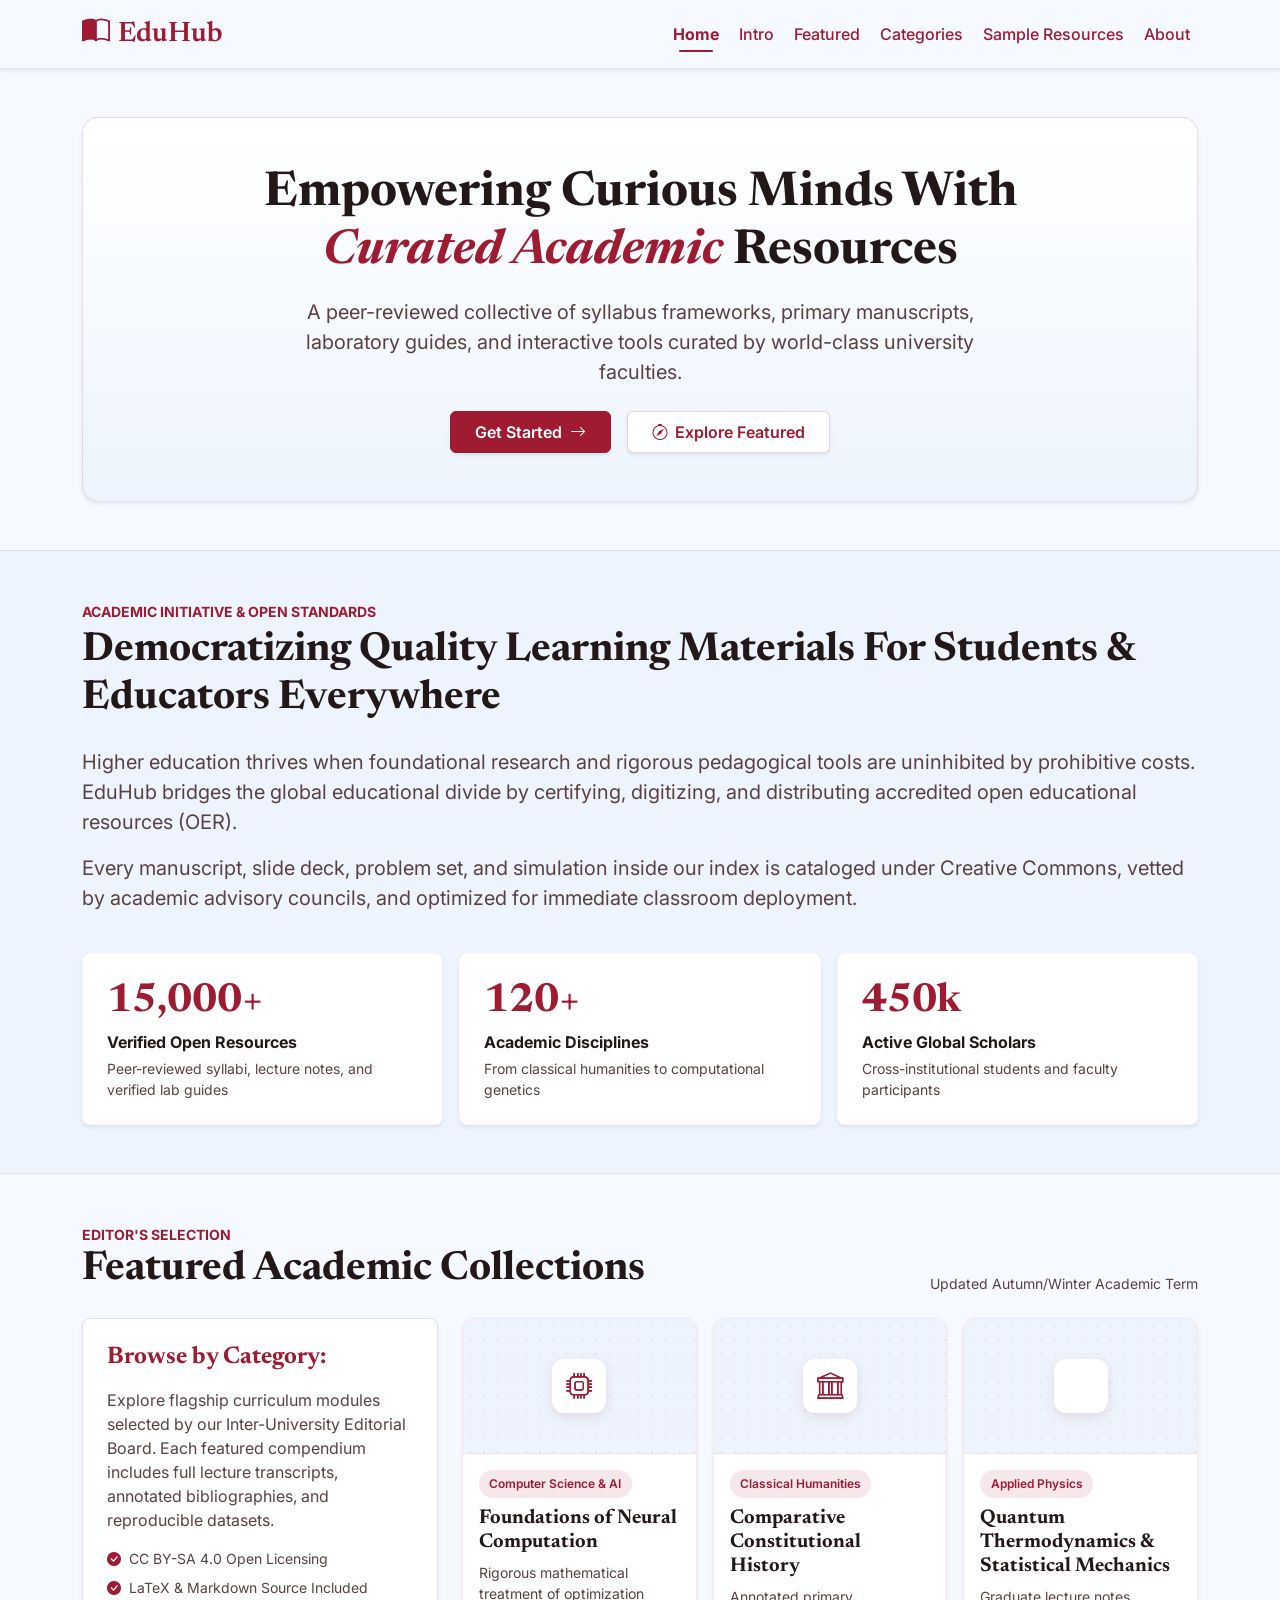
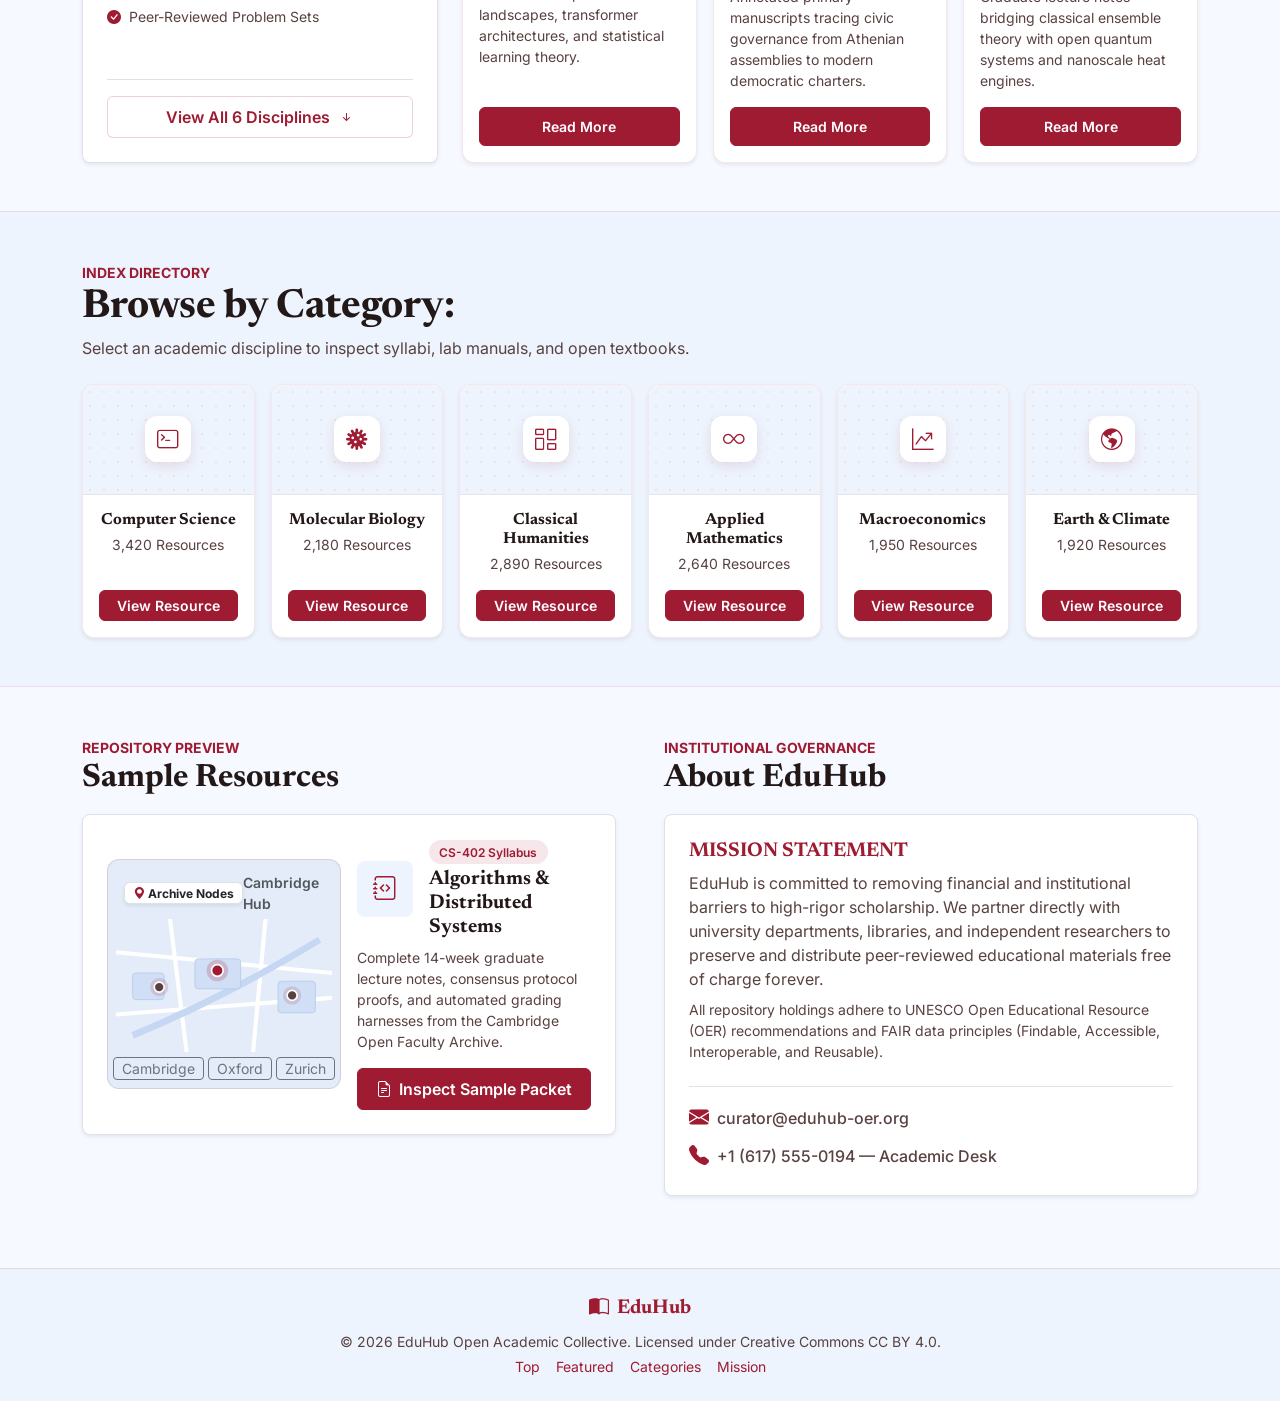
<file: index.html>
<!doctype html>
<html lang="en">
  <head>
    <meta charset="UTF-8" />
    <meta name="viewport" content="width=device-width, initial-scale=1.0" />
    <title>EduHub</title>

    <!-- Bootstrap 5.2.3 CSS -->
    <link
      href="https://cdn.jsdelivr.net/npm/bootstrap@5.2.3/dist/css/bootstrap.min.css"
      rel="stylesheet"
      integrity="sha384-rbsA2VBKQhggwzxH7pPCaAqO46MgnOM80zW1RWuH61DGLwZJEdK2Kadq2F9CUG65"
      crossorigin="anonymous" />

    <!-- Bootstrap Icons -->
    <link
      rel="stylesheet"
      href="https://cdn.jsdelivr.net/npm/bootstrap-icons@1.11.3/font/bootstrap-icons.min.css" />

    <!-- Google Font: Newsreader & Inter -->
    <link rel="preconnect" href="https://fonts.googleapis.com" />
    <link rel="preconnect" href="https://fonts.gstatic.com" crossorigin />
    <link
      href="https://fonts.googleapis.com/css2?family=Inter:wght@400;500;600;700&family=Newsreader:ital,opsz,wght@0,6..72,400..800;1,6..72,400..800&display=swap"
      rel="stylesheet" />

    <!-- custom CSS -->
    <link rel="stylesheet" href="./index.css" />
  </head>

  <body class="surface-color">
    <!-- 1. NAVIGATION MENU -->
    <nav
      id="navbar"
      class="navbar navbar-expand-lg sticky-top custom-navbar shadow-sm">
      <div class="container d-flex align-items-center">
        <a
          class="navbar-brand fs-3 fw-semibold d-flex align-items-center gap-2 header-font"
          href="#home">
          <i class="bi bi-book-half"></i>
          EduHub
        </a>
        <button
          class="navbar-toggler border-0"
          type="button"
          data-bs-toggle="collapse"
          data-bs-target="#navbarNav"
          aria-controls="navbarNav"
          aria-expanded="false"
          aria-label="Toggle navigation">
          <span class="navbar-toggler-icon"></span>
        </button>
        <div class="collapse navbar-collapse" id="navbarNav">
          <ul class="navbar-nav ms-auto gap-lg-1">
            <li class="nav-item">
              <a class="nav-link active" aria-current="page" href="#home"
                >Home</a
              >
            </li>
            <li class="nav-item">
              <a class="nav-link" href="#Introduction">Intro</a>
            </li>
            <li class="nav-item">
              <a class="nav-link" href="#featured">Featured</a>
            </li>
            <li class="nav-item">
              <a class="nav-link" href="#categories-section">Categories</a>
            </li>
            <li class="nav-item">
              <a class="nav-link" href="#resources">Sample Resources</a>
            </li>
            <li class="nav-item">
              <a class="nav-link" href="#about">About</a>
            </li>
          </ul>
        </div>
      </div>
    </nav>

    <!-- Main Content Container -->
    <main>
      <!-- 2. HOME SECTION -->
      <section id="home" class="py-5">
        <div class="container">
          <div class="hero-box p-4 p-md-5 text-center shadow-sm">
            <h1
              class="header-font display-5 fw-bold mx-auto"
              style="max-width: 820px">
              Empowering Curious Minds With
              <i class="primary-color">Curated Academic</i> Resources
            </h1>
            <p class="fs-5 mx-auto mt-3 text-color" style="max-width: 720px">
              A peer-reviewed collective of syllabus frameworks, primary
              manuscripts, laboratory guides, and interactive tools curated by
              world-class university faculties.
            </p>
            <div class="d-flex flex-wrap justify-content-center gap-3 mt-4">
              <a
                href="#categories-section"
                class="py-2 px-4 btn-primary-bg rounded shadow-sm fw-semibold">
                Get Started <i class="bi bi-arrow-right"></i>
              </a>
              <a
                href="#featured"
                class="py-2 px-4 btn-white-bg rounded shadow-sm fw-semibold">
                <i class="bi bi-compass"></i> Explore Featured
              </a>
            </div>
          </div>
        </div>
      </section>

      <!-- 3. INTRODUCTION SECTION (id="Introduction") -->
      <section
        id="Introduction"
        class="surface-dark-color section-divider py-5">
        <div class="container">
          <div class="row align-items-center">
            <div class="col-12">
              <span
                class="text-uppercase fw-bold small primary-color tracking-wide">
                Academic Initiative & Open Standards
              </span>
              <h2 class="header-font display-6 fw-bold mt-1">
                Democratizing Quality Learning Materials For Students &amp;
                Educators Everywhere
              </h2>
              <p class="fs-5 mt-4 text-color">
                Higher education thrives when foundational research and rigorous
                pedagogical tools are uninhibited by prohibitive costs. EduHub
                bridges the global educational divide by certifying, digitizing,
                and distributing accredited open educational resources (OER).
              </p>
              <p class="fs-5 text-color mb-0">
                Every manuscript, slide deck, problem set, and simulation inside
                our index is cataloged under Creative Commons, vetted by
                academic advisory councils, and optimized for immediate
                classroom deployment.
              </p>
            </div>
          </div>

          <!-- Key Impact Metrics Row -->
          <div class="row g-3 mt-4">
            <div class="col-12 col-md-4">
              <div
                class="bg-white p-4 rounded-3 shadow-sm h-100 border border-light">
                <h3 class="primary-color fw-bold header-font display-6 mb-1">
                  15,000+
                </h3>
                <p class="fw-bold mb-1">Verified Open Resources</p>
                <p class="text-color small mb-0">
                  Peer-reviewed syllabi, lecture notes, and verified lab guides
                </p>
              </div>
            </div>

            <div class="col-12 col-md-4">
              <div
                class="bg-white p-4 rounded-3 shadow-sm h-100 border border-light">
                <h3 class="primary-color fw-bold header-font display-6 mb-1">
                  120+
                </h3>
                <p class="fw-bold mb-1">Academic Disciplines</p>
                <p class="text-color small mb-0">
                  From classical humanities to computational genetics
                </p>
              </div>
            </div>

            <div class="col-12 col-md-4">
              <div
                class="bg-white p-4 rounded-3 shadow-sm h-100 border border-light">
                <h3 class="primary-color fw-bold header-font display-6 mb-1">
                  450k
                </h3>
                <p class="fw-bold mb-1">Active Global Scholars</p>
                <p class="text-color small mb-0">
                  Cross-institutional students and faculty participants
                </p>
              </div>
            </div>
          </div>
        </div>
      </section>

      <!-- 4. FEATURED SECTION  -->
      <section id="featured" class="section-divider py-5">
        <div class="container">
          <div
            class="d-flex flex-wrap justify-content-between align-items-end mb-4">
            <div>
              <span class="text-uppercase fw-bold small primary-color"
                >Editor's Selection</span
              >
              <h2 class="header-font display-6 fw-bold mb-0">
                Featured Academic Collections
              </h2>
            </div>
            <span class="text-color small"
              >Updated Autumn/Winter Academic Term</span
            >
          </div>

          <div class="row g-4 align-items-stretch">
            <!-- Left Column: Browse by Category Intro & Filter Info -->
            <div class="col-12 col-lg-4">
              <div
                class="bg-white p-4 rounded-3 shadow-sm h-100 d-flex flex-column justify-content-between border">
                <div>
                  <h3 class="header-font h4 fw-bold primary-color">
                    Browse by Category:
                  </h3>
                  <p class="text-color mt-3">
                    Explore flagship curriculum modules selected by our
                    Inter-University Editorial Board. Each featured compendium
                    includes full lecture transcripts, annotated bibliographies,
                    and reproducible datasets.
                  </p>
                  <ul class="list-unstyled text-color small mt-3 mb-4">
                    <li class="mb-2 d-flex align-items-center gap-2">
                      <i class="bi bi-check-circle-fill primary-color"></i>
                      CC BY-SA 4.0 Open Licensing
                    </li>
                    <li class="mb-2 d-flex align-items-center gap-2">
                      <i class="bi bi-check-circle-fill primary-color"></i>
                      LaTeX &amp; Markdown Source Included
                    </li>
                    <li class="d-flex align-items-center gap-2">
                      <i class="bi bi-check-circle-fill primary-color"></i>
                      Peer-Reviewed Problem Sets
                    </li>
                  </ul>
                </div>

                <div class="pt-3 border-top">
                  <a
                    href="#categories-section"
                    class="btn-white-bg w-100 py-2 rounded fw-semibold">
                    View All 6 Disciplines
                    <i class="bi bi-arrow-down-short"></i>
                  </a>
                </div>
              </div>
            </div>

            <!-- Right Column: Horizontal Row of Featured Resource Cards -->
            <div class="col-12 col-lg-8">
              <div class="row g-3 h-100" id="featured-cards-container">
                <!-- Populated cleanly via JS & static fallback -->
              </div>
            </div>
          </div>
        </div>
      </section>

      <!-- 5. CATEGORIES SECTION (id="categories-section") -->
      <section
        id="categories-section"
        class="surface-dark-color section-divider py-5">
        <div class="container">
          <div
            class="d-flex flex-wrap justify-content-between align-items-end mb-4">
            <div>
              <span class="text-uppercase fw-bold small primary-color"
                >Index Directory</span
              >
              <h2 class="header-font display-6 fw-bold mb-1">
                Browse by Category:
              </h2>
              <p class="text-color mb-0">
                Select an academic discipline to inspect syllabi, lab manuals,
                and open textbooks.
              </p>
            </div>
          </div>

          <!-- 6-Card Responsive Grid matching Wireframe's horizontal multi-card row -->
          <div class="row g-3" id="categories">
            <!-- Rendered by JavaScript for dynamic interaction -->
          </div>
        </div>
      </section>

      <!-- 6. BOTTOM SPLIT SECTION -->
      <section class="section-divider py-5">
        <div class="container">
          <div class="row g-5">
            <!-- LEFT COLUMN: SAMPLE RESOURCES (id="resources") -->
            <div id="resources" class="col-12 col-lg-6">
              <span class="text-uppercase fw-bold small primary-color"
                >Repository Preview</span
              >
              <h2 class="header-font h2 fw-bold mb-3">Sample Resources</h2>

              <div class="bg-white p-3 p-md-4 rounded-3 shadow-sm border">
                <div class="row g-3 align-items-center">
                  <!-- Institutional Repository Map  -->
                  <div class="col-12 col-md-6">
                    <div
                      class="archive-map-wrapper p-2 d-flex flex-column justify-content-between">
                      <div
                        class="d-flex justify-content-between align-items-center px-2 pt-1 position-relative"
                        style="z-index: 2">
                        <span
                          class="badge bg-white text-dark shadow-sm border small">
                          <i class="bi bi-geo-alt-fill primary-color"></i>
                          Archive Nodes
                        </span>
                        <span
                          class="small text-muted fw-semibold"
                          id="active-node-label"
                          >Cambridge Hub</span
                        >
                      </div>

                      <!-- Custom Vector Campus / Repository Map with Interactive Pins -->
                      <svg
                        viewBox="0 0 260 160"
                        class="w-100 my-1"
                        role="img"
                        aria-label="Interactive Academic Repository Map">
                        <!-- Map Background Grid & Roads -->
                        <rect width="260" height="160" fill="#e3ecf8" rx="6" />
                        <path
                          d="M0 40 L260 65 M0 115 L260 95 M65 0 L85 160 M180 0 L165 160"
                          stroke="#ffffff"
                          stroke-width="5" />
                        <path
                          d="M20 140 Q130 95 245 25"
                          stroke="#c5d7f2"
                          stroke-width="8"
                          fill="none" />
                        <rect
                          x="95"
                          y="48"
                          width="55"
                          height="36"
                          rx="4"
                          fill="#d0dff5"
                          stroke="#b6cae8" />
                        <rect
                          x="20"
                          y="65"
                          width="38"
                          height="32"
                          rx="4"
                          fill="#d0dff5"
                          stroke="#b6cae8" />
                        <rect
                          x="195"
                          y="75"
                          width="45"
                          height="38"
                          rx="4"
                          fill="#d0dff5"
                          stroke="#b6cae8" />

                        <!-- Pin 1: Cambridge / MIT-Harvard OER Node -->
                        <g
                          class="map-pin-btn"
                          onclick="selectSampleNode(0)"
                          transform="translate(122, 62)">
                          <circle r="13" fill="rgba(158, 27, 50, 0.2)" />
                          <circle
                            r="7"
                            fill="#9e1b32"
                            stroke="#ffffff"
                            stroke-width="2" />
                        </g>

                        <!-- Pin 2: Oxford Bodleian Digital Node -->
                        <g
                          class="map-pin-btn"
                          onclick="selectSampleNode(1)"
                          transform="translate(52, 82)">
                          <circle r="11" fill="rgba(158, 27, 50, 0.15)" />
                          <circle
                            r="6"
                            fill="#594141"
                            stroke="#ffffff"
                            stroke-width="2" />
                        </g>

                        <!-- Pin 3: ETH Zurich STEM Node -->
                        <g
                          class="map-pin-btn"
                          onclick="selectSampleNode(2)"
                          transform="translate(212, 92)">
                          <circle r="11" fill="rgba(158, 27, 50, 0.15)" />
                          <circle
                            r="6"
                            fill="#594141"
                            stroke="#ffffff"
                            stroke-width="2" />
                        </g>
                      </svg>

                      <div
                        class="d-flex justify-content-center gap-1 position-relative"
                        style="z-index: 2">
                        <button
                          type="button"
                          class="btn btn-sm btn-outline-secondary py-0 px-2 small"
                          onclick="selectSampleNode(0)">
                          Cambridge
                        </button>
                        <button
                          type="button"
                          class="btn btn-sm btn-outline-secondary py-0 px-2 small"
                          onclick="selectSampleNode(1)">
                          Oxford
                        </button>
                        <button
                          type="button"
                          class="btn btn-sm btn-outline-secondary py-0 px-2 small"
                          onclick="selectSampleNode(2)">
                          Zurich
                        </button>
                      </div>
                    </div>
                  </div>

                  <!-- Sample Resource Preview Card -->
                  <div class="col-12 col-md-6">
                    <div class="d-flex align-items-center gap-3 mb-2">
                      <div
                        class="rounded-3 d-flex align-items-center justify-content-center flex-shrink-0"
                        style="
                          width: 56px;
                          height: 56px;
                          background-color: #edf4fd;
                          color: #9e1b32;
                          font-size: 1.5rem;
                        "
                        id="sample-icon-box">
                        <i class="bi bi-journal-code"></i>
                      </div>
                      <div>
                        <span class="badge-crimson-soft" id="sample-badge"
                          >CS-402 Syllabus</span
                        >
                        <h3
                          class="header-font h5 fw-bold mb-0 mt-1"
                          id="sample-title">
                          Algorithms &amp; Distributed Systems
                        </h3>
                      </div>
                    </div>
                    <p class="text-color small mb-3" id="sample-desc">
                      Complete 14-week graduate lecture notes, consensus
                      protocol proofs, and automated grading harnesses from the
                      Cambridge Open Faculty Archive.
                    </p>
                    <button
                      type="button"
                      class="btn-primary-bg btn-sm py-2 px-3 rounded w-100 fw-semibold"
                      id="sample-inspect-btn"
                      onclick="openCurrentSampleModal()">
                      <i class="bi bi-file-earmark-text"></i> Inspect Sample
                      Packet
                    </button>
                  </div>
                </div>
              </div>
            </div>

            <!-- RIGHT COLUMN: ABOUT SECTION & MISSION STATEMENT -->
            <div id="about" class="col-12 col-lg-6">
              <span class="text-uppercase fw-bold small primary-color"
                >Institutional Governance</span
              >
              <h2 class="header-font h2 fw-bold mb-3">About EduHub</h2>

              <div
                id="mission"
                class="bg-white p-3 p-md-4 rounded-3 shadow-sm border">
                <h3
                  class="header-font h5 fw-bold primary-color text-uppercase tracking-wide mb-2">
                  Mission Statement
                </h3>
                <p class="text-color mb-2">
                  EduHub is committed to removing financial and institutional
                  barriers to high-rigor scholarship. We partner directly with
                  university departments, libraries, and independent researchers
                  to preserve and distribute peer-reviewed educational materials
                  free of charge forever.
                </p>
                <p class="text-color small mb-4">
                  All repository holdings adhere to UNESCO Open Educational
                  Resource (OER) recommendations and FAIR data principles
                  (Findable, Accessible, Interoperable, and Reusable).
                </p>

                <!-- Contact Information matching Wireframe Icons -->
                <div
                  class="pt-3 border-top d-flex flex-column gap-2"
                  id="contact">
                  <div class="d-flex align-items-center gap-2 text-color">
                    <i class="bi bi-envelope-fill primary-color fs-5"></i>
                    <a
                      href="mailto:curator@eduhub-oer.org"
                      class="text-decoration-none text-color fw-medium">
                      curator@eduhub-oer.org
                    </a>
                  </div>
                  <div class="d-flex align-items-center gap-2 text-color">
                    <i class="bi bi-telephone-fill primary-color fs-5"></i>
                    <span class="fw-medium"
                      >+1 (617) 555-0194 — Academic Desk</span
                    >
                  </div>
                </div>
              </div>
            </div>
          </div>
        </div>
      </section>
    </main>

    <!-- 7. FOOTER -->
    <footer class="surface-dark-color section-divider py-4 mt-4">
      <div class="container text-center">
        <div
          class="d-flex justify-content-center align-items-center gap-2 mb-2">
          <i class="bi bi-book-half primary-color fs-5"></i>
          <span class="header-font fw-bold fs-5 primary-color">EduHub</span>
        </div>
        <p class="text-color small mb-1">
          &copy; 2026 EduHub Open Academic Collective. Licensed under Creative
          Commons CC BY 4.0.
        </p>
        <div class="d-flex justify-content-center gap-3 small">
          <a href="#home" class="text-decoration-none primary-color">Top</a>
          <a href="#featured" class="text-decoration-none primary-color"
            >Featured</a
          >
          <a
            href="#categories-section"
            class="text-decoration-none primary-color"
            >Categories</a
          >
          <a href="#about" class="text-decoration-none primary-color"
            >Mission</a
          >
        </div>
      </div>
    </footer>

    <!-- Bootstrap 5.2.3 Bundle JS -->
    <script
      src="https://cdn.jsdelivr.net/npm/bootstrap@5.2.3/dist/js/bootstrap.bundle.min.js"
      integrity="sha384-kenU1KFdBIe4zVF0s0G1M5b4hcpxyD9F7jL+jjXkk+Q2h455rYXK/7HAuoJl+0I4"
      crossorigin="anonymous"></script>

    <!-- custom script -->
    <script src="./index.js"></script>
  </body>
</html>
</file>
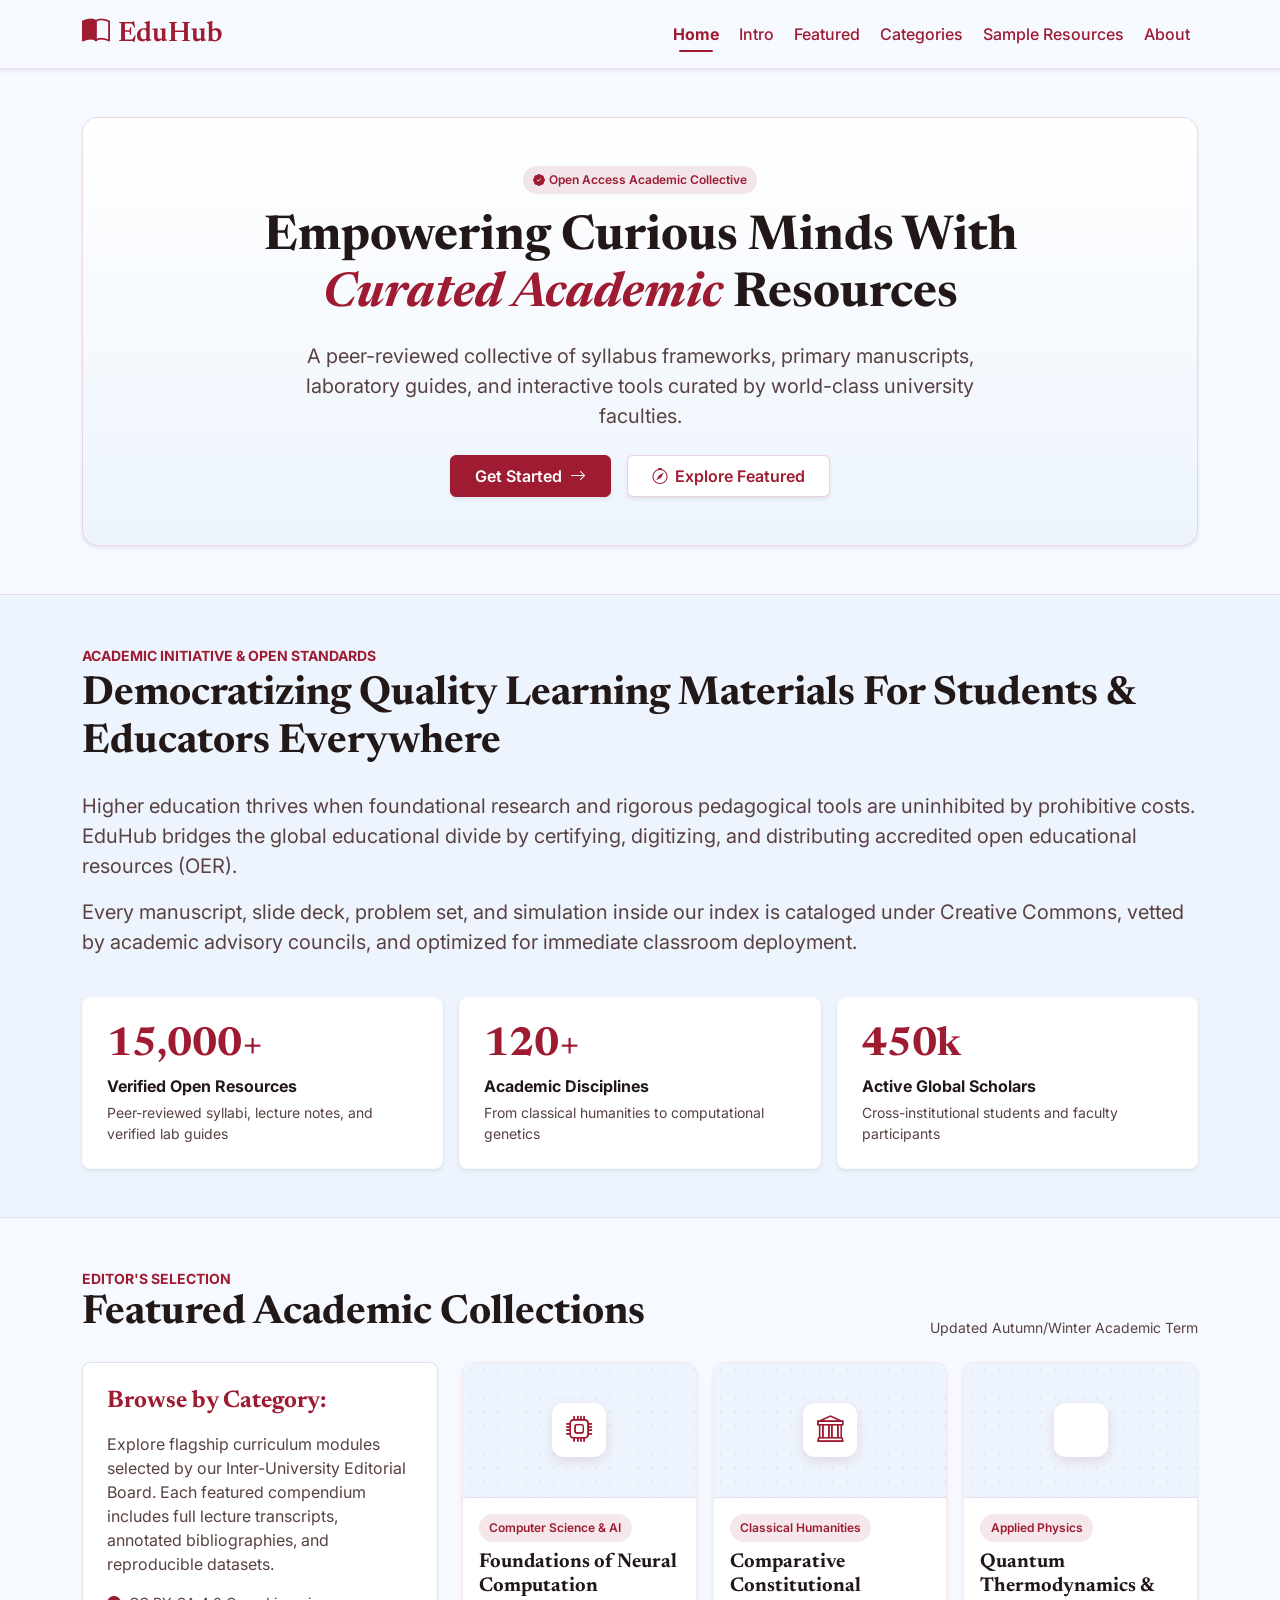
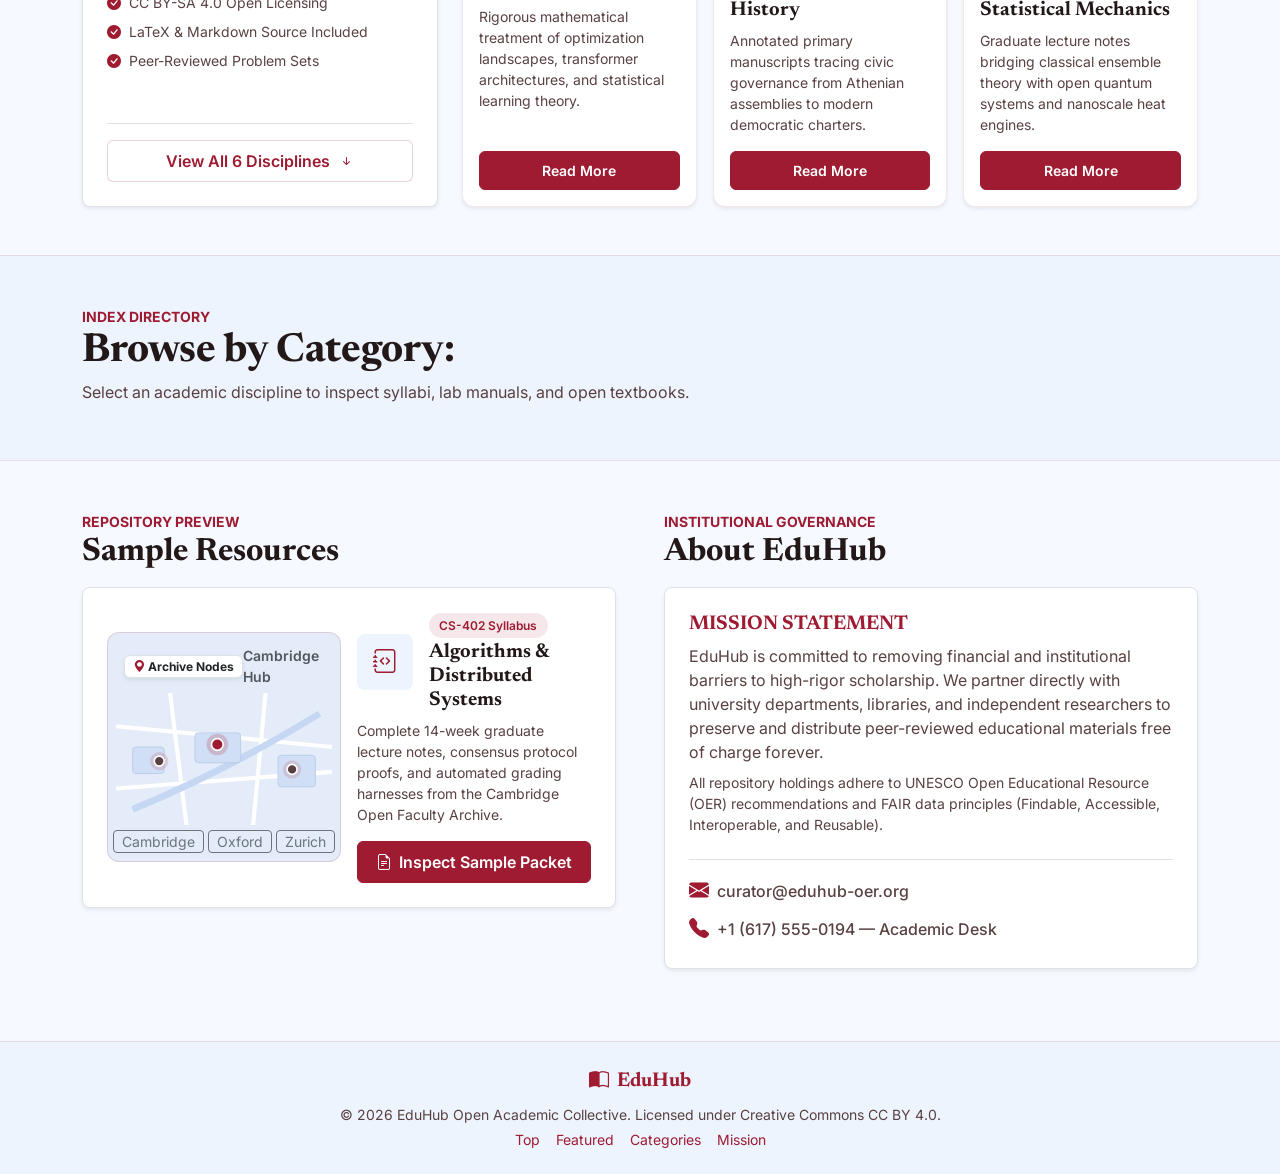
<file: eduhub_academic_resource_hub.html>
<!doctype html>
<html lang="en">
  <head>
    <meta charset="UTF-8" />
    <meta name="viewport" content="width=device-width, initial-scale=1.0" />
    <title>EduHub — Curated Open Academic Resource Hub</title>

    <!-- Bootstrap 5.2.3 CSS -->
    <link
      href="https://cdn.jsdelivr.net/npm/bootstrap@5.2.3/dist/css/bootstrap.min.css"
      rel="stylesheet"
      integrity="sha384-rbsA2VBKQhggwzxH7pPCaAqO46MgnOM80zW1RWuH61DGLwZJEdK2Kadq2F9CUG65"
      crossorigin="anonymous" />

    <!-- Bootstrap Icons -->
    <link
      rel="stylesheet"
      href="https://cdn.jsdelivr.net/npm/bootstrap-icons@1.11.3/font/bootstrap-icons.min.css" />

    <!-- Google Font: Newsreader & Inter -->
    <link rel="preconnect" href="https://fonts.googleapis.com" />
    <link rel="preconnect" href="https://fonts.gstatic.com" crossorigin />
    <link
      href="https://fonts.googleapis.com/css2?family=Inter:wght@400;500;600;700&family=Newsreader:ital,opsz,wght@0,6..72,400..800;1,6..72,400..800&display=swap"
      rel="stylesheet" />

    <!-- custom CSS -->
    <link rel="stylesheet" href="./index.css" />
  </head>

  <body class="surface-color">
    <!-- 1. NAVIGATION MENU -->
    <nav
      id="navbar"
      class="navbar navbar-expand-lg sticky-top custom-navbar shadow-sm">
      <div class="container d-flex align-items-center">
        <a
          class="navbar-brand fs-3 fw-semibold d-flex align-items-center gap-2 header-font"
          href="#home">
          <i class="bi bi-book-half"></i>
          EduHub
        </a>
        <button
          class="navbar-toggler border-0"
          type="button"
          data-bs-toggle="collapse"
          data-bs-target="#navbarNav"
          aria-controls="navbarNav"
          aria-expanded="false"
          aria-label="Toggle navigation">
          <span class="navbar-toggler-icon"></span>
        </button>
        <div class="collapse navbar-collapse" id="navbarNav">
          <ul class="navbar-nav ms-auto gap-lg-1">
            <li class="nav-item">
              <a class="nav-link active" aria-current="page" href="#home"
                >Home</a
              >
            </li>
            <li class="nav-item">
              <a class="nav-link" href="#Introduction">Intro</a>
            </li>
            <li class="nav-item">
              <a class="nav-link" href="#featured">Featured</a>
            </li>
            <li class="nav-item">
              <a class="nav-link" href="#categories-section">Categories</a>
            </li>
            <li class="nav-item">
              <a class="nav-link" href="#resources">Sample Resources</a>
            </li>
            <li class="nav-item">
              <a class="nav-link" href="#about">About</a>
            </li>
          </ul>
        </div>
      </div>
    </nav>

    <!-- Main Content Container -->
    <main>
      <!-- =========================================================
           2. HOME SECTION (id="home")
           Matches Wireframe: Centered Hero Banner with CTA
           ========================================================= -->
      <section id="home" class="py-5">
        <div class="container">
          <div class="hero-box p-4 p-md-5 text-center shadow-sm">
            <span
              class="badge-crimson-soft d-inline-flex align-items-center gap-1 mb-3">
              <i class="bi bi-patch-check-fill"></i> Open Access Academic
              Collective
            </span>
            <h1
              class="header-font display-5 fw-bold mx-auto"
              style="max-width: 820px">
              Empowering Curious Minds With
              <i class="primary-color">Curated Academic</i> Resources
            </h1>
            <p class="fs-5 mx-auto mt-3 text-color" style="max-width: 720px">
              A peer-reviewed collective of syllabus frameworks, primary
              manuscripts, laboratory guides, and interactive tools curated by
              world-class university faculties.
            </p>
            <div class="d-flex flex-wrap justify-content-center gap-3 mt-4">
              <a
                href="#categories-section"
                class="py-2 px-4 btn-primary-bg rounded shadow-sm fw-semibold">
                Get Started <i class="bi bi-arrow-right"></i>
              </a>
              <a
                href="#featured"
                class="py-2 px-4 btn-white-bg rounded shadow-sm fw-semibold">
                <i class="bi bi-compass"></i> Explore Featured
              </a>
            </div>
          </div>
        </div>
      </section>

      <!-- =========================================================
           3. INTRODUCTION SECTION (id="Introduction")
           Matches Wireframe: Full-width intro narrative + metric highlights
           ========================================================= -->
      <section
        id="Introduction"
        class="surface-dark-color section-divider py-5">
        <div class="container">
          <div class="row align-items-center">
            <div class="col-12">
              <span
                class="text-uppercase fw-bold small primary-color tracking-wide">
                Academic Initiative & Open Standards
              </span>
              <h2 class="header-font display-6 fw-bold mt-1">
                Democratizing Quality Learning Materials For Students &amp;
                Educators Everywhere
              </h2>
              <p class="fs-5 mt-4 text-color">
                Higher education thrives when foundational research and rigorous
                pedagogical tools are uninhibited by prohibitive costs. EduHub
                bridges the global educational divide by certifying, digitizing,
                and distributing accredited open educational resources (OER).
              </p>
              <p class="fs-5 text-color mb-0">
                Every manuscript, slide deck, problem set, and simulation inside
                our index is cataloged under Creative Commons, vetted by
                academic advisory councils, and optimized for immediate
                classroom deployment.
              </p>
            </div>
          </div>

          <!-- Key Impact Metrics Row -->
          <div class="row g-3 mt-4">
            <div class="col-12 col-md-4">
              <div
                class="bg-white p-4 rounded-3 shadow-sm h-100 border border-light">
                <h3 class="primary-color fw-bold header-font display-6 mb-1">
                  15,000+
                </h3>
                <p class="fw-bold mb-1">Verified Open Resources</p>
                <p class="text-color small mb-0">
                  Peer-reviewed syllabi, lecture notes, and verified lab guides
                </p>
              </div>
            </div>

            <div class="col-12 col-md-4">
              <div
                class="bg-white p-4 rounded-3 shadow-sm h-100 border border-light">
                <h3 class="primary-color fw-bold header-font display-6 mb-1">
                  120+
                </h3>
                <p class="fw-bold mb-1">Academic Disciplines</p>
                <p class="text-color small mb-0">
                  From classical humanities to computational genetics
                </p>
              </div>
            </div>

            <div class="col-12 col-md-4">
              <div
                class="bg-white p-4 rounded-3 shadow-sm h-100 border border-light">
                <h3 class="primary-color fw-bold header-font display-6 mb-1">
                  450k
                </h3>
                <p class="fw-bold mb-1">Active Global Scholars</p>
                <p class="text-color small mb-0">
                  Cross-institutional students and faculty participants
                </p>
              </div>
            </div>
          </div>
        </div>
      </section>

      <!-- =========================================================
           4. FEATURED SECTION (id="featured")
           Matches Wireframe: Left Description Column + Right Cards Row
           ========================================================= -->
      <section id="featured" class="section-divider py-5">
        <div class="container">
          <div
            class="d-flex flex-wrap justify-content-between align-items-end mb-4">
            <div>
              <span class="text-uppercase fw-bold small primary-color"
                >Editor's Selection</span
              >
              <h2 class="header-font display-6 fw-bold mb-0">
                Featured Academic Collections
              </h2>
            </div>
            <span class="text-color small"
              >Updated Autumn/Winter Academic Term</span
            >
          </div>

          <div class="row g-4 align-items-stretch">
            <!-- Left Column: Browse by Category Intro & Filter Info -->
            <div class="col-12 col-lg-4">
              <div
                class="bg-white p-4 rounded-3 shadow-sm h-100 d-flex flex-column justify-content-between border">
                <div>
                  <h3 class="header-font h4 fw-bold primary-color">
                    Browse by Category:
                  </h3>
                  <p class="text-color mt-3">
                    Explore flagship curriculum modules selected by our
                    Inter-University Editorial Board. Each featured compendium
                    includes full lecture transcripts, annotated bibliographies,
                    and reproducible datasets.
                  </p>
                  <ul class="list-unstyled text-color small mt-3 mb-4">
                    <li class="mb-2 d-flex align-items-center gap-2">
                      <i class="bi bi-check-circle-fill primary-color"></i>
                      CC BY-SA 4.0 Open Licensing
                    </li>
                    <li class="mb-2 d-flex align-items-center gap-2">
                      <i class="bi bi-check-circle-fill primary-color"></i>
                      LaTeX &amp; Markdown Source Included
                    </li>
                    <li class="d-flex align-items-center gap-2">
                      <i class="bi bi-check-circle-fill primary-color"></i>
                      Peer-Reviewed Problem Sets
                    </li>
                  </ul>
                </div>

                <div class="pt-3 border-top">
                  <a
                    href="#categories-section"
                    class="btn-white-bg w-100 py-2 rounded fw-semibold">
                    View All 6 Disciplines
                    <i class="bi bi-arrow-down-short"></i>
                  </a>
                </div>
              </div>
            </div>

            <!-- Right Column: Horizontal Row of Featured Resource Cards -->
            <div class="col-12 col-lg-8">
              <div class="row g-3 h-100" id="featured-cards-container">
                <!-- Populated cleanly via JS & static fallback -->
              </div>
            </div>
          </div>
        </div>
      </section>

      <!-- =========================================================
           5. CATEGORIES SECTION (id="categories-section")
           Matches Wireframe: "Browse by Category:" Multi-Card Grid
           ========================================================= -->
      <section
        id="categories-section"
        class="surface-dark-color section-divider py-5">
        <div class="container">
          <div
            class="d-flex flex-wrap justify-content-between align-items-end mb-4">
            <div>
              <span class="text-uppercase fw-bold small primary-color"
                >Index Directory</span
              >
              <h2 class="header-font display-6 fw-bold mb-1">
                Browse by Category:
              </h2>
              <p class="text-color mb-0">
                Select an academic discipline to inspect syllabi, lab manuals,
                and open textbooks.
              </p>
            </div>
          </div>

          <!-- 6-Card Responsive Grid matching Wireframe's horizontal multi-card row -->
          <div class="row g-3" id="categories-grid">
            <!-- Rendered by JavaScript for dynamic interaction -->
          </div>
        </div>
      </section>

      <!-- =========================================================
           6. BOTTOM SPLIT SECTION:
              Left: SAMPLE RESOURCES (id="resources")
              Right: ABOUT SECTION (id="about") & MISSION STATEMENT (id="mission")
           ========================================================= -->
      <section class="section-divider py-5">
        <div class="container">
          <div class="row g-5">
            <!-- LEFT COLUMN: SAMPLE RESOURCES (id="resources") -->
            <div id="resources" class="col-12 col-lg-6">
              <span class="text-uppercase fw-bold small primary-color"
                >Repository Preview</span
              >
              <h2 class="header-font h2 fw-bold mb-3">Sample Resources</h2>

              <div class="bg-white p-3 p-md-4 rounded-3 shadow-sm border">
                <div class="row g-3 align-items-center">
                  <!-- Interactive Institutional Repository Map (Matches Wireframe Map Box) -->
                  <div class="col-12 col-md-6">
                    <div
                      class="archive-map-wrapper p-2 d-flex flex-column justify-content-between">
                      <div
                        class="d-flex justify-content-between align-items-center px-2 pt-1 position-relative"
                        style="z-index: 2">
                        <span
                          class="badge bg-white text-dark shadow-sm border small">
                          <i class="bi bi-geo-alt-fill primary-color"></i>
                          Archive Nodes
                        </span>
                        <span
                          class="small text-muted fw-semibold"
                          id="active-node-label"
                          >Cambridge Hub</span
                        >
                      </div>

                      <!-- Custom Vector Campus / Repository Map with Interactive Pins -->
                      <svg
                        viewBox="0 0 260 160"
                        class="w-100 my-1"
                        role="img"
                        aria-label="Interactive Academic Repository Map">
                        <!-- Map Background Grid & Roads -->
                        <rect width="260" height="160" fill="#e3ecf8" rx="6" />
                        <path
                          d="M0 40 L260 65 M0 115 L260 95 M65 0 L85 160 M180 0 L165 160"
                          stroke="#ffffff"
                          stroke-width="5" />
                        <path
                          d="M20 140 Q130 95 245 25"
                          stroke="#c5d7f2"
                          stroke-width="8"
                          fill="none" />
                        <rect
                          x="95"
                          y="48"
                          width="55"
                          height="36"
                          rx="4"
                          fill="#d0dff5"
                          stroke="#b6cae8" />
                        <rect
                          x="20"
                          y="65"
                          width="38"
                          height="32"
                          rx="4"
                          fill="#d0dff5"
                          stroke="#b6cae8" />
                        <rect
                          x="195"
                          y="75"
                          width="45"
                          height="38"
                          rx="4"
                          fill="#d0dff5"
                          stroke="#b6cae8" />

                        <!-- Pin 1: Cambridge / MIT-Harvard OER Node -->
                        <g
                          class="map-pin-btn"
                          onclick="selectSampleNode(0)"
                          transform="translate(122, 62)">
                          <circle r="13" fill="rgba(158, 27, 50, 0.2)" />
                          <circle
                            r="7"
                            fill="#9e1b32"
                            stroke="#ffffff"
                            stroke-width="2" />
                        </g>

                        <!-- Pin 2: Oxford Bodleian Digital Node -->
                        <g
                          class="map-pin-btn"
                          onclick="selectSampleNode(1)"
                          transform="translate(52, 82)">
                          <circle r="11" fill="rgba(158, 27, 50, 0.15)" />
                          <circle
                            r="6"
                            fill="#594141"
                            stroke="#ffffff"
                            stroke-width="2" />
                        </g>

                        <!-- Pin 3: ETH Zurich STEM Node -->
                        <g
                          class="map-pin-btn"
                          onclick="selectSampleNode(2)"
                          transform="translate(212, 92)">
                          <circle r="11" fill="rgba(158, 27, 50, 0.15)" />
                          <circle
                            r="6"
                            fill="#594141"
                            stroke="#ffffff"
                            stroke-width="2" />
                        </g>
                      </svg>

                      <div
                        class="d-flex justify-content-center gap-1 position-relative"
                        style="z-index: 2">
                        <button
                          type="button"
                          class="btn btn-sm btn-outline-secondary py-0 px-2 small"
                          onclick="selectSampleNode(0)">
                          Cambridge
                        </button>
                        <button
                          type="button"
                          class="btn btn-sm btn-outline-secondary py-0 px-2 small"
                          onclick="selectSampleNode(1)">
                          Oxford
                        </button>
                        <button
                          type="button"
                          class="btn btn-sm btn-outline-secondary py-0 px-2 small"
                          onclick="selectSampleNode(2)">
                          Zurich
                        </button>
                      </div>
                    </div>
                  </div>

                  <!-- Sample Resource Preview Card (Matches Wireframe Thumbnail + Headline + Text) -->
                  <div class="col-12 col-md-6">
                    <div class="d-flex align-items-center gap-3 mb-2">
                      <div
                        class="rounded-3 d-flex align-items-center justify-content-center flex-shrink-0"
                        style="
                          width: 56px;
                          height: 56px;
                          background-color: #edf4fd;
                          color: #9e1b32;
                          font-size: 1.5rem;
                        "
                        id="sample-icon-box">
                        <i class="bi bi-journal-code"></i>
                      </div>
                      <div>
                        <span class="badge-crimson-soft" id="sample-badge"
                          >CS-402 Syllabus</span
                        >
                        <h3
                          class="header-font h5 fw-bold mb-0 mt-1"
                          id="sample-title">
                          Algorithms &amp; Distributed Systems
                        </h3>
                      </div>
                    </div>
                    <p class="text-color small mb-3" id="sample-desc">
                      Complete 14-week graduate lecture notes, consensus
                      protocol proofs, and automated grading harnesses from the
                      Cambridge Open Faculty Archive.
                    </p>
                    <button
                      type="button"
                      class="btn-primary-bg btn-sm py-2 px-3 rounded w-100 fw-semibold"
                      id="sample-inspect-btn"
                      onclick="openCurrentSampleModal()">
                      <i class="bi bi-file-earmark-text"></i> Inspect Sample
                      Packet
                    </button>
                  </div>
                </div>
              </div>
            </div>

            <!-- RIGHT COLUMN: ABOUT SECTION (id="about") & MISSION STATEMENT (id="mission") -->
            <div id="about" class="col-12 col-lg-6">
              <span class="text-uppercase fw-bold small primary-color"
                >Institutional Governance</span
              >
              <h2 class="header-font h2 fw-bold mb-3">About EduHub</h2>

              <div
                id="mission"
                class="bg-white p-3 p-md-4 rounded-3 shadow-sm border">
                <h3
                  class="header-font h5 fw-bold primary-color text-uppercase tracking-wide mb-2">
                  Mission Statement
                </h3>
                <p class="text-color mb-2">
                  EduHub is committed to removing financial and institutional
                  barriers to high-rigor scholarship. We partner directly with
                  university departments, libraries, and independent researchers
                  to preserve and distribute peer-reviewed educational materials
                  free of charge forever.
                </p>
                <p class="text-color small mb-4">
                  All repository holdings adhere to UNESCO Open Educational
                  Resource (OER) recommendations and FAIR data principles
                  (Findable, Accessible, Interoperable, and Reusable).
                </p>

                <!-- Contact Information matching Wireframe Icons -->
                <div class="pt-3 border-top d-flex flex-column gap-2">
                  <div class="d-flex align-items-center gap-2 text-color">
                    <i class="bi bi-envelope-fill primary-color fs-5"></i>
                    <a
                      href="mailto:curator@eduhub-oer.org"
                      class="text-decoration-none text-color fw-medium">
                      curator@eduhub-oer.org
                    </a>
                  </div>
                  <div class="d-flex align-items-center gap-2 text-color">
                    <i class="bi bi-telephone-fill primary-color fs-5"></i>
                    <span class="fw-medium"
                      >+1 (617) 555-0194 — Academic Desk</span
                    >
                  </div>
                </div>
              </div>
            </div>
          </div>
        </div>
      </section>
    </main>

    <!-- =========================================================
         7. FOOTER
         Matches Wireframe: Centered Copyright & Academic Attribution
         ========================================================= -->
    <footer class="surface-dark-color section-divider py-4 mt-4">
      <div class="container text-center">
        <div
          class="d-flex justify-content-center align-items-center gap-2 mb-2">
          <i class="bi bi-book-half primary-color fs-5"></i>
          <span class="header-font fw-bold fs-5 primary-color">EduHub</span>
        </div>
        <p class="text-color small mb-1">
          &copy; 2026 EduHub Open Academic Collective. Licensed under Creative
          Commons CC BY 4.0.
        </p>
        <div class="d-flex justify-content-center gap-3 small">
          <a href="#home" class="text-decoration-none primary-color">Top</a>
          <a href="#featured" class="text-decoration-none primary-color"
            >Featured</a
          >
          <a
            href="#categories-section"
            class="text-decoration-none primary-color"
            >Categories</a
          >
          <a href="#about" class="text-decoration-none primary-color"
            >Mission</a
          >
        </div>
      </div>
    </footer>

    <!-- =========================================================
         INTERACTIVE RESOURCE VIEWER MODAL
         Triggered by "Read More" & "View Resource" buttons
         ========================================================= -->
    <div
      class="modal fade"
      id="resourceModal"
      tabindex="-1"
      aria-labelledby="resourceModalLabel"
      aria-hidden="true">
      <div class="modal-dialog modal-lg modal-dialog-centered">
        <div class="modal-content border-0 shadow-lg rounded-4 overflow-hidden">
          <div class="modal-header surface-dark-color border-bottom px-4 py-3">
            <div>
              <span
                class="badge-crimson-soft mb-1 d-inline-block"
                id="modal-category-badge">
                Category
              </span>
              <h5
                class="modal-title header-font fw-bold fs-4 mb-0"
                id="resourceModalLabel">
                Resource Title
              </h5>
            </div>
            <button
              type="button"
              class="btn-close"
              data-bs-dismiss="modal"
              aria-label="Close"></button>
          </div>
          <div class="modal-body p-4">
            <div class="row g-3 mb-3">
              <div class="col-sm-6">
                <div class="p-3 rounded-3 surface-color border">
                  <div class="small text-muted">Lead Faculty / Curator</div>
                  <div class="fw-semibold" id="modal-author">
                    Prof. Elena Vance
                  </div>
                </div>
              </div>
              <div class="col-sm-6">
                <div class="p-3 rounded-3 surface-color border">
                  <div class="small text-muted">Institution &amp; License</div>
                  <div class="fw-semibold" id="modal-license">
                    MIT OpenCourseWare • CC BY-SA 4.0
                  </div>
                </div>
              </div>
            </div>

            <h6 class="fw-bold text-uppercase small primary-color mt-3">
              Abstract &amp; Scope
            </h6>
            <p class="text-color" id="modal-description">
              Detailed academic description goes here.
            </p>

            <h6 class="fw-bold text-uppercase small primary-color mt-3">
              Included Syllabus Modules
            </h6>
            <ul
              class="list-group list-group-flush border rounded-3 mb-3"
              id="modal-modules-list">
              <!-- Populated dynamically -->
            </ul>
          </div>
          <div
            class="modal-footer bg-light px-4 py-3 d-flex justify-content-between">
            <button
              type="button"
              class="btn-white-bg py-2 px-3 rounded fw-semibold"
              onclick="copyCitation()">
              <i class="bi bi-quote"></i> Copy BibTeX Citation
            </button>
            <div class="d-flex gap-2">
              <button
                type="button"
                class="btn btn-outline-secondary"
                data-bs-dismiss="modal">
                Close
              </button>
              <button
                type="button"
                class="btn-primary-bg py-2 px-3 rounded fw-semibold"
                onclick="simulateDownload()">
                <i class="bi bi-download"></i> Download OER Package (PDF/ZIP)
              </button>
            </div>
          </div>
        </div>
      </div>
    </div>

    <!-- Custom Toast Feedback -->
    <div
      id="eduhub-toast"
      class="custom-toast"
      role="status"
      aria-live="polite">
      <i class="bi bi-check-circle-fill text-success fs-5"></i>
      <span id="eduhub-toast-msg">Action completed.</span>
    </div>

    <!-- Bootstrap 5.2.3 Bundle JS -->
    <script
      src="https://cdn.jsdelivr.net/npm/bootstrap@5.2.3/dist/js/bootstrap.bundle.min.js"
      integrity="sha384-kenU1KFdBIe4zVF0s0G1M5b4hcpxyD9F7jL+jjXkk+Q2h455rYXK/7HAuoJl+0I4"
      crossorigin="anonymous"></script>

    <!-- custom script -->
    <script src="./index.js"></script>
  </body>
</html>
</file>
<file: index.css>
:root {
  --primary-crimson: #9e1b32;
  --hover-crimson: #d32f2f;
  --accent-coral: #ff6b6b;
  --surface-light: #f6f9ff;
  --surface-dark: #edf4fd;
  --text-brown: #594141;
  --heading-dark: #231818;
}

html {
  scroll-behavior: smooth;
  scroll-padding-top: 76px;
}

body {
  font-family:
    "Inter",
    -apple-system,
    BlinkMacSystemFont,
    "Segoe UI",
    Roboto,
    sans-serif;
  color: var(--heading-dark);
  background-color: var(--surface-light);
  overflow-x: hidden;
}

/* Custom Navbar */
.custom-navbar {
  --bs-navbar-color: #9e1b32;
  --bs-navbar-hover-color: #ff6b6b;
  --bs-navbar-active-color: #9e1b32;
  --bs-navbar-brand-color: #9e1b32;
  --bs-navbar-brand-hover-color: #ff6b6b;
  background-color: rgba(246, 249, 255, 0.95);
  backdrop-filter: blur(8px);
  border-bottom: 1px solid rgba(158, 27, 50, 0.1);
}

.custom-navbar .nav-link {
  font-weight: 500;
  position: relative;
  padding: 0.5rem 0.9rem;
  transition: color 0.25s ease;
}

.custom-navbar .nav-link.active {
  font-weight: 700;
  color: #9e1b32 !important;
}

.custom-navbar .nav-link.active::after {
  content: "";
  position: absolute;
  bottom: 2px;
  left: 0.9rem;
  right: 0.9rem;
  height: 2px;
  background-color: #9e1b32;
  border-radius: 2px;
}

/* Surface & Color Utilities */
.surface-color {
  background-color: #f6f9ff;
}

.surface-dark-color {
  background-color: #edf4fd;
}

.header-font {
  font-family: "Newsreader", Georgia, serif;
}

.primary-color {
  color: #9e1b32;
}

.text-color {
  color: #594141;
}

/* Buttons */
.btn-primary-bg {
  background-color: #9e1b32;
  color: #ffffff;
  border: 1px solid #9e1b32;
  transition: all 0.25s ease;
  cursor: pointer;
  text-decoration: none;
  display: inline-flex;
  align-items: center;
  justify-content: center;
  gap: 0.45rem;
}

.btn-primary-bg:hover {
  background-color: #d32f2f;
  border-color: #d32f2f;
  color: #ffffff;
  transform: translateY(-1px);
}

.btn-white-bg {
  background-color: #ffffff;
  color: #9e1b32;
  border: 1px solid rgba(158, 27, 50, 0.2);
  transition: all 0.25s ease;
  cursor: pointer;
  text-decoration: none;
  display: inline-flex;
  align-items: center;
  justify-content: center;
  gap: 0.45rem;
}

.btn-white-bg:hover {
  background-color: #dee0e4;
  color: #9e1b32;
  transform: translateY(-1px);
}

/* Section Dividers matching Wireframe */
.section-divider {
  border-top: 1px solid rgba(158, 27, 50, 0.12);
}

/* Hero Banner Container */
.hero-box {
  background: linear-gradient(180deg, #ffffff 0%, #edf4fd 100%);
  border: 1px solid rgba(158, 27, 50, 0.14);
  border-radius: 1rem;
}

/* Academic Resource & Category Cards */
.academic-card {
  background-color: #ffffff;
  border: 1px solid rgba(158, 27, 50, 0.1);
  border-radius: 0.75rem;
  transition:
    transform 0.25s ease,
    box-shadow 0.25s ease,
    border-color 0.25s ease;
  height: 100%;
  display: flex;
  flex-direction: column;
}

.academic-card:hover {
  transform: translateY(-4px);
  box-shadow: 0 12px 24px rgba(35, 24, 24, 0.08);
  border-color: rgba(158, 27, 50, 0.35);
}

.card-visual-header {
  background-color: #edf4fd;
  border-bottom: 1px solid rgba(158, 27, 50, 0.08);
  border-top-left-radius: 0.75rem;
  border-top-right-radius: 0.75rem;
  height: 135px;
  display: flex;
  flex-direction: column;
  align-items: center;
  justify-content: center;
  position: relative;
  overflow: hidden;
}

.card-visual-header::before {
  content: "";
  position: absolute;
  inset: 0;
  background-image: radial-gradient(
    rgba(158, 27, 50, 0.12) 1px,
    transparent 1px
  );
  background-size: 14px 14px;
  opacity: 0.6;
}

.card-visual-icon {
  position: relative;
  z-index: 1;
  width: 54px;
  height: 54px;
  border-radius: 0.75rem;
  background-color: #ffffff;
  color: #9e1b32;
  display: flex;
  align-items: center;
  justify-content: center;
  font-size: 1.65rem;
  box-shadow: 0 4px 12px rgba(158, 27, 50, 0.12);
}

.category-card-visual {
  height: 110px;
}

/* Interactive Archive Map in Sample Resources */
.archive-map-wrapper {
  background-color: #e3ecf8;
  border: 1px solid rgba(158, 27, 50, 0.15);
  border-radius: 0.75rem;
  position: relative;
  overflow: hidden;
  min-height: 230px;
}

.map-pin-btn {
  cursor: pointer;
  transition: transform 0.2s ease;
}

.map-pin-btn:hover {
  transform: scale(1.15);
}

.badge-crimson-soft {
  background-color: rgba(158, 27, 50, 0.1);
  color: #9e1b32;
  font-weight: 600;
  font-size: 0.75rem;
  padding: 0.3rem 0.65rem;
  border-radius: 999px;
}

/* Custom Toast Notification */
.custom-toast {
  position: fixed;
  bottom: 1.5rem;
  right: 1.5rem;
  z-index: 1080;
  background-color: #231818;
  color: #ffffff;
  padding: 0.85rem 1.25rem;
  border-radius: 0.65rem;
  box-shadow: 0 10px 25px rgba(0, 0, 0, 0.2);
  display: flex;
  align-items: center;
  gap: 0.6rem;
  transform: translateY(120%);
  opacity: 0;
  transition: all 0.3s ease;
}

.custom-toast.show {
  transform: translateY(0);
  opacity: 1;
}
</file>
